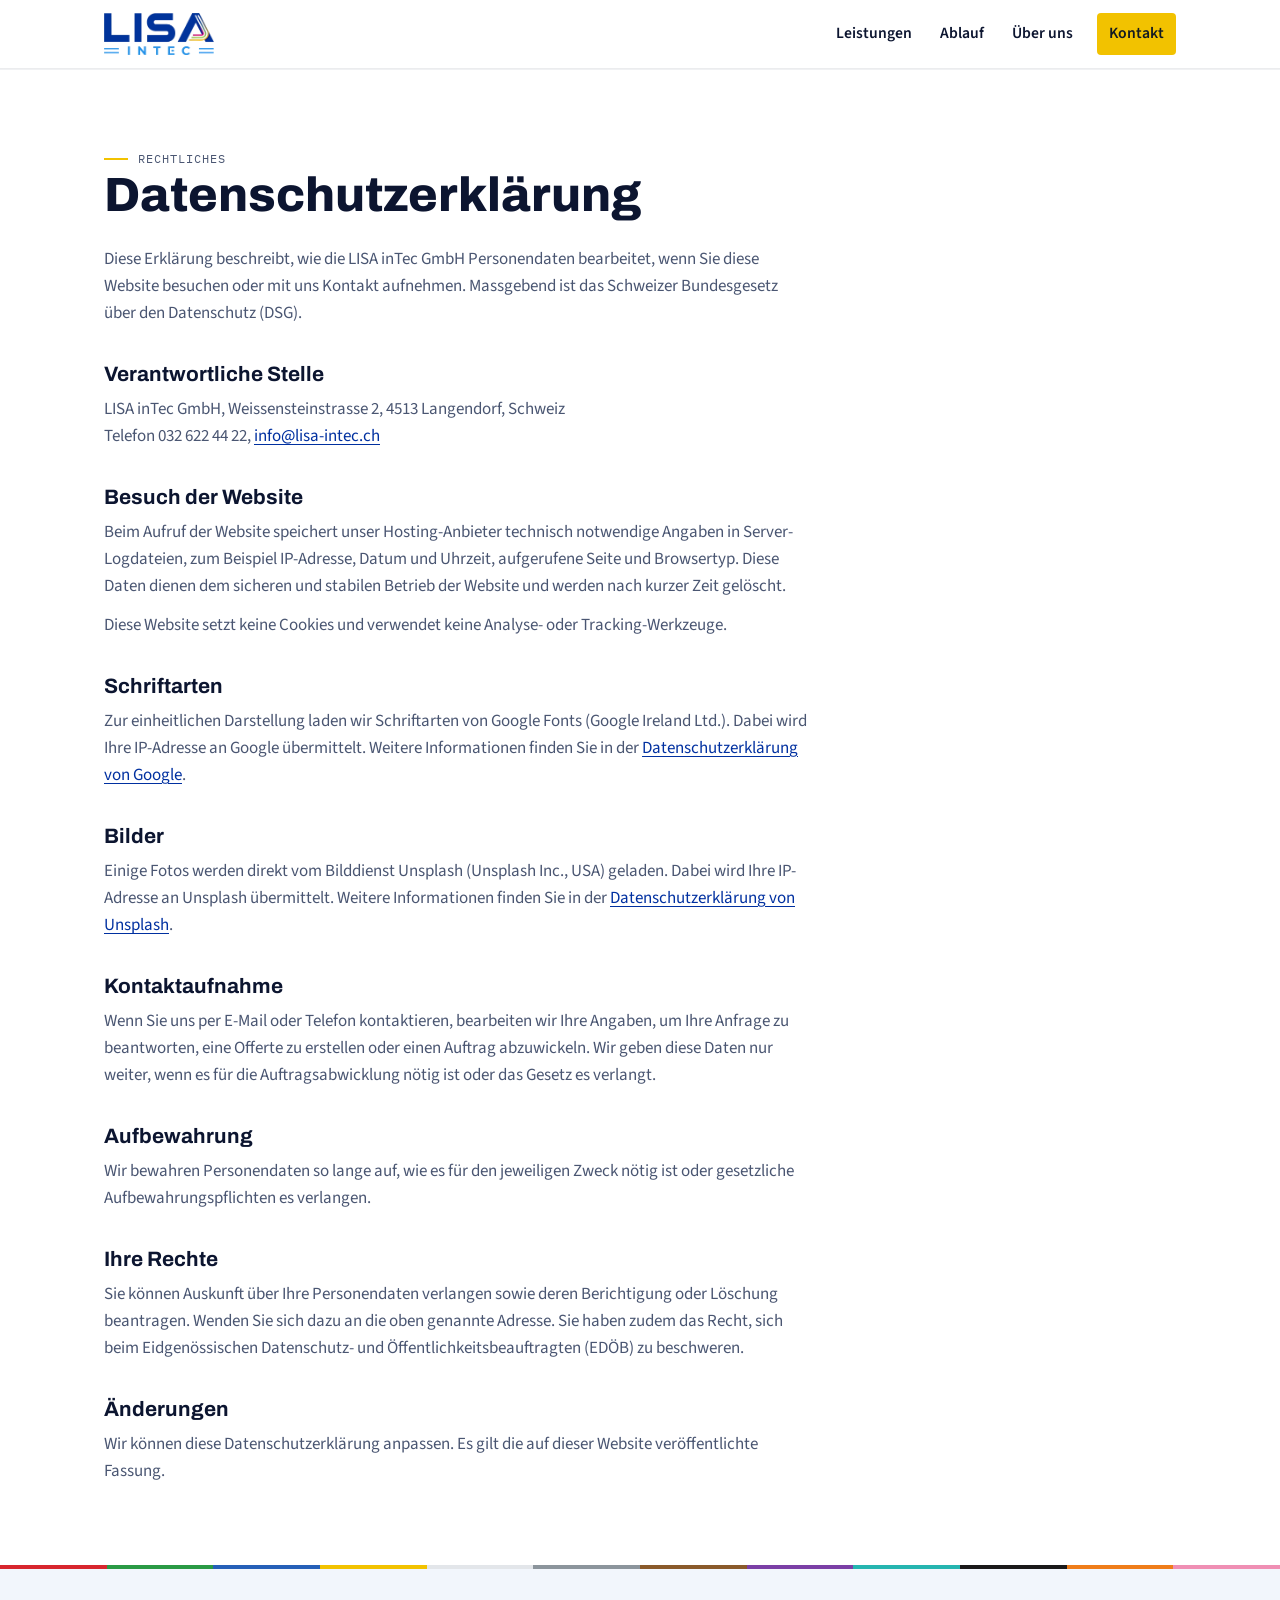
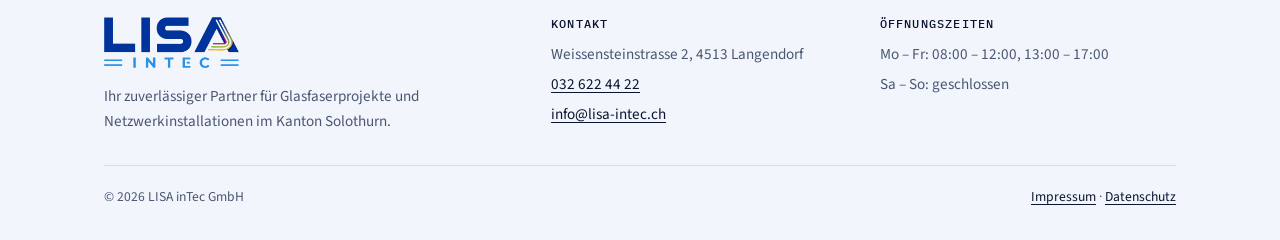
<file: datenschutz.html>
<!doctype html>
<html lang="de-CH">
<head>
<meta charset="utf-8">
<meta name="viewport" content="width=device-width, initial-scale=1, viewport-fit=cover">
<title>Datenschutzerklärung | LISA inTec GmbH</title>
<meta name="description" content="Datenschutzerklärung der LISA inTec GmbH gemäss Schweizer Datenschutzgesetz (DSG).">
<link rel="canonical" href="https://www.lisa-intec.ch/datenschutz.html">
<meta name="theme-color" content="#ffffff">
<link rel="icon" href="assets/favicon.png" type="image/png">
<link rel="apple-touch-icon" href="assets/apple-touch-icon.png">
<link rel="preconnect" href="https://fonts.googleapis.com">
<link rel="preconnect" href="https://fonts.gstatic.com" crossorigin>
<link rel="stylesheet" href="https://fonts.googleapis.com/css2?family=Archivo:wdth,wght@75..125,500..900&family=IBM+Plex+Mono:wght@400;500&family=Source+Sans+3:wght@400;600;700&display=swap">
<link rel="stylesheet" href="assets/styles.css">
</head>
<body>
<a class="skip" href="index.html#inhalt">Zum Inhalt springen</a>

<header class="site-header">
  <div class="wrap">
    <a class="brand" href="index.html#top" aria-label="LISA inTec GmbH, zur Startseite">
      <img class="brand-logo" src="assets/logo.png" alt="LISA inTec GmbH" width="500" height="189">
    </a>
    <button class="menu-btn" type="button" aria-expanded="false" aria-controls="nav">Menü</button>
    <nav class="nav" id="nav" aria-label="Hauptnavigation">
      <a href="index.html#leistungen">Leistungen</a>
      <a href="index.html#ablauf">Ablauf</a>
      <a href="index.html#ueber-uns">Über uns</a>
      <a class="nav-cta" href="index.html#kontakt">Kontakt</a>
    </nav>
  </div>
</header>

<main id="inhalt" class="legal-page"><div class="wrap"><div class="prose">
<p class="eyebrow">Rechtliches</p>
<h1>Datenschutzerklärung</h1>
<p>Diese Erklärung beschreibt, wie die LISA inTec GmbH Personendaten bearbeitet, wenn Sie diese Website besuchen oder mit uns Kontakt aufnehmen. Massgebend ist das Schweizer Bundesgesetz über den Datenschutz (DSG).</p>
<h2>Verantwortliche Stelle</h2>
<p>LISA inTec GmbH, Weissensteinstrasse 2, 4513 Langendorf, Schweiz<br>Telefon 032 622 44 22, <a href="mailto:info@lisa-intec.ch">info@lisa-intec.ch</a></p>
<h2>Besuch der Website</h2>
<p>Beim Aufruf der Website speichert unser Hosting-Anbieter technisch notwendige Angaben in Server-Logdateien, zum Beispiel IP-Adresse, Datum und Uhrzeit, aufgerufene Seite und Browsertyp. Diese Daten dienen dem sicheren und stabilen Betrieb der Website und werden nach kurzer Zeit gelöscht.</p>
<p>Diese Website setzt keine Cookies und verwendet keine Analyse- oder Tracking-Werkzeuge.</p>
<h2>Schriftarten</h2>
<p>Zur einheitlichen Darstellung laden wir Schriftarten von Google Fonts (Google Ireland Ltd.). Dabei wird Ihre IP-Adresse an Google übermittelt. Weitere Informationen finden Sie in der <a href="https://policies.google.com/privacy" target="_blank" rel="noopener">Datenschutzerklärung von Google</a>.</p>
<h2>Bilder</h2>
<p>Einige Fotos werden direkt vom Bilddienst Unsplash (Unsplash Inc., USA) geladen. Dabei wird Ihre IP-Adresse an Unsplash übermittelt. Weitere Informationen finden Sie in der <a href="https://unsplash.com/privacy" target="_blank" rel="noopener">Datenschutzerklärung von Unsplash</a>.</p>
<h2>Kontaktaufnahme</h2>
<p>Wenn Sie uns per E-Mail oder Telefon kontaktieren, bearbeiten wir Ihre Angaben, um Ihre Anfrage zu beantworten, eine Offerte zu erstellen oder einen Auftrag abzuwickeln. Wir geben diese Daten nur weiter, wenn es für die Auftragsabwicklung nötig ist oder das Gesetz es verlangt.</p>
<h2>Aufbewahrung</h2>
<p>Wir bewahren Personendaten so lange auf, wie es für den jeweiligen Zweck nötig ist oder gesetzliche Aufbewahrungspflichten es verlangen.</p>
<h2>Ihre Rechte</h2>
<p>Sie können Auskunft über Ihre Personendaten verlangen sowie deren Berichtigung oder Löschung beantragen. Wenden Sie sich dazu an die oben genannte Adresse. Sie haben zudem das Recht, sich beim Eidgenössischen Datenschutz- und Öffentlichkeitsbeauftragten (EDÖB) zu beschweren.</p>
<h2>Änderungen</h2>
<p>Wir können diese Datenschutzerklärung anpassen. Es gilt die auf dieser Website veröffentlichte Fassung.</p>
</div></div></main>
<footer class="site-footer">
  <div class="fibercode" aria-hidden="true"><span class="fc1"></span><span class="fc2"></span><span class="fc3"></span><span class="fc4"></span><span class="fc5"></span><span class="fc6"></span><span class="fc7"></span><span class="fc8"></span><span class="fc9"></span><span class="fc10"></span><span class="fc11"></span><span class="fc12"></span></div>
  <div class="wrap">
    <div>
      <a class="brand" href="index.html" aria-label="LISA inTec GmbH, nach oben">
        <img class="brand-logo" src="assets/logo.png" alt="LISA inTec GmbH" width="500" height="189">
      </a>
      <p>Ihr zuverlässiger Partner für Glasfaserprojekte und Netzwerkinstallationen im Kanton Solothurn.</p>
    </div>
    <div>
      <h2>Kontakt</h2>
      <ul>
        <li>Weissensteinstrasse 2, 4513 Langendorf</li>
        <li><a href="tel:+41326224422">032 622 44 22</a></li>
        <li><a href="mailto:info@lisa-intec.ch">info@lisa-intec.ch</a></li>
      </ul>
    </div>
    <div>
      <h2>Öffnungszeiten</h2>
      <ul>
        <li>Mo – Fr: 08:00 – 12:00, 13:00 – 17:00</li>
        <li>Sa – So: geschlossen</li>
      </ul>
    </div>
    <div class="legal">
      <span>© <span id="year">2026</span> LISA inTec GmbH</span>
      <span><a href="impressum.html">Impressum</a> · <a href="datenschutz.html">Datenschutz</a></span>
    </div>
  </div>
</footer>

<script src="assets/main.js" defer></script>
</body>
</html>
</file>
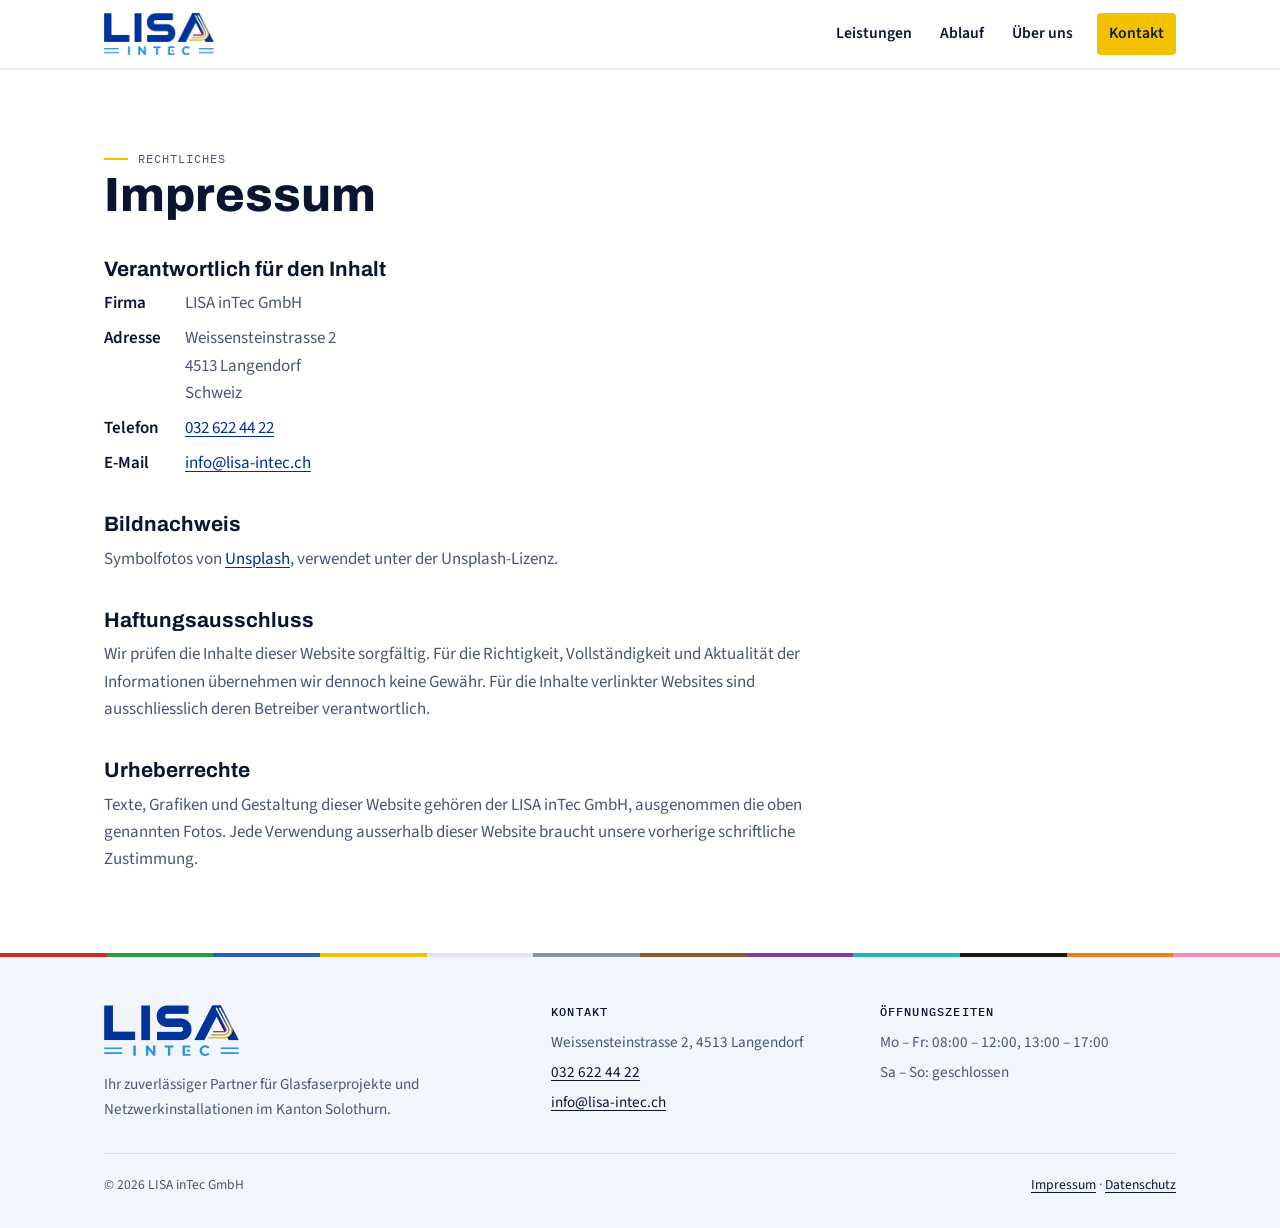
<file: impressum.html>
<!doctype html>
<html lang="de-CH">
<head>
<meta charset="utf-8">
<meta name="viewport" content="width=device-width, initial-scale=1, viewport-fit=cover">
<title>Impressum | LISA inTec GmbH</title>
<meta name="description" content="Impressum der LISA inTec GmbH, Langendorf.">
<link rel="canonical" href="https://www.lisa-intec.ch/impressum.html">
<meta name="theme-color" content="#ffffff">
<link rel="icon" href="assets/favicon.png" type="image/png">
<link rel="apple-touch-icon" href="assets/apple-touch-icon.png">
<link rel="preconnect" href="https://fonts.googleapis.com">
<link rel="preconnect" href="https://fonts.gstatic.com" crossorigin>
<link rel="stylesheet" href="https://fonts.googleapis.com/css2?family=Archivo:wdth,wght@75..125,500..900&family=IBM+Plex+Mono:wght@400;500&family=Source+Sans+3:wght@400;600;700&display=swap">
<link rel="stylesheet" href="assets/styles.css">
</head>
<body>
<a class="skip" href="index.html#inhalt">Zum Inhalt springen</a>

<header class="site-header">
  <div class="wrap">
    <a class="brand" href="index.html#top" aria-label="LISA inTec GmbH, zur Startseite">
      <img class="brand-logo" src="assets/logo.png" alt="LISA inTec GmbH" width="500" height="189">
    </a>
    <button class="menu-btn" type="button" aria-expanded="false" aria-controls="nav">Menü</button>
    <nav class="nav" id="nav" aria-label="Hauptnavigation">
      <a href="index.html#leistungen">Leistungen</a>
      <a href="index.html#ablauf">Ablauf</a>
      <a href="index.html#ueber-uns">Über uns</a>
      <a class="nav-cta" href="index.html#kontakt">Kontakt</a>
    </nav>
  </div>
</header>

<main id="inhalt" class="legal-page"><div class="wrap"><div class="prose">
<p class="eyebrow">Rechtliches</p>
<h1>Impressum</h1>
<h2>Verantwortlich für den Inhalt</h2>
<dl>
  <dt>Firma</dt><dd>LISA inTec GmbH</dd>
  <dt>Adresse</dt><dd>Weissensteinstrasse 2<br>4513 Langendorf<br>Schweiz</dd>
  <dt>Telefon</dt><dd><a href="tel:+41326224422">032 622 44 22</a></dd>
  <dt>E-Mail</dt><dd><a href="mailto:info@lisa-intec.ch">info@lisa-intec.ch</a></dd>
  <!-- Bitte ergänzen: UID-Nummer (CHE-xxx.xxx.xxx) und vertretungsberechtigte Person(en) gemäss Handelsregister -->
</dl>
<h2>Bildnachweis</h2>
<p>Symbolfotos von <a href="https://unsplash.com/" target="_blank" rel="noopener">Unsplash</a>, verwendet unter der Unsplash-Lizenz.</p>
<h2>Haftungsausschluss</h2>
<p>Wir prüfen die Inhalte dieser Website sorgfältig. Für die Richtigkeit, Vollständigkeit und Aktualität der Informationen übernehmen wir dennoch keine Gewähr. Für die Inhalte verlinkter Websites sind ausschliesslich deren Betreiber verantwortlich.</p>
<h2>Urheberrechte</h2>
<p>Texte, Grafiken und Gestaltung dieser Website gehören der LISA inTec GmbH, ausgenommen die oben genannten Fotos. Jede Verwendung ausserhalb dieser Website braucht unsere vorherige schriftliche Zustimmung.</p>
</div></div></main>
<footer class="site-footer">
  <div class="fibercode" aria-hidden="true"><span class="fc1"></span><span class="fc2"></span><span class="fc3"></span><span class="fc4"></span><span class="fc5"></span><span class="fc6"></span><span class="fc7"></span><span class="fc8"></span><span class="fc9"></span><span class="fc10"></span><span class="fc11"></span><span class="fc12"></span></div>
  <div class="wrap">
    <div>
      <a class="brand" href="index.html" aria-label="LISA inTec GmbH, nach oben">
        <img class="brand-logo" src="assets/logo.png" alt="LISA inTec GmbH" width="500" height="189">
      </a>
      <p>Ihr zuverlässiger Partner für Glasfaserprojekte und Netzwerkinstallationen im Kanton Solothurn.</p>
    </div>
    <div>
      <h2>Kontakt</h2>
      <ul>
        <li>Weissensteinstrasse 2, 4513 Langendorf</li>
        <li><a href="tel:+41326224422">032 622 44 22</a></li>
        <li><a href="mailto:info@lisa-intec.ch">info@lisa-intec.ch</a></li>
      </ul>
    </div>
    <div>
      <h2>Öffnungszeiten</h2>
      <ul>
        <li>Mo – Fr: 08:00 – 12:00, 13:00 – 17:00</li>
        <li>Sa – So: geschlossen</li>
      </ul>
    </div>
    <div class="legal">
      <span>© <span id="year">2026</span> LISA inTec GmbH</span>
      <span><a href="impressum.html">Impressum</a> · <a href="datenschutz.html">Datenschutz</a></span>
    </div>
  </div>
</footer>

<script src="assets/main.js" defer></script>
</body>
</html>
</file>
<file: assets/styles.css>
/* LISA inTec – Layout: dunkler Hero mit Faser-Animation, danach helle, ruhige Raster-Abschnitte.
   Signatur: der 12-Farben-Faserkode (IEC 60304) als Leitelement. */
:root {
  --bg: #ffffff;
  --surface: #ffffff;
  --ink: #0c1530;
  --muted: #4a5672;
  --line: #d8dde9;
  --accent: #f2c200;          /* OS2-Kabelmantel-Gelb */
  --accent-ink: #121a22;      /* Text auf Gelb */
  --link: #0030a0;             /* Logo-Dunkelblau */
  --apc: #1f8a4c;             /* SC/APC-Steckergrün */
  --hero-bg: #ffffff;
  --tint: #f2f6fc;             /* zartes Markenblau für abgesetzte Flächen */
  --navy: #061536;             /* Bildschirm-Grafiken */
  --hero-ink: #0c1530;
  --hero-muted: #4a5672;
  --font-display: "Archivo", "Arial Narrow", "Helvetica Neue", Arial, sans-serif;
  --font-body: "Source Sans 3", "Segoe UI", system-ui, -apple-system, sans-serif;
  --font-mono: "IBM Plex Mono", ui-monospace, "SFMono-Regular", Menlo, Consolas, monospace;
  --wrap: 72rem;
  --gutter: clamp(1rem, 4vw, 2.5rem);
  --radius: 4px;
  color-scheme: light;
}

*, *::before, *::after { box-sizing: border-box; }
html { scroll-behavior: smooth; scroll-padding-top: 5rem; }
body {
  margin: 0; background: var(--bg); color: var(--ink);
  font-family: var(--font-body); font-size: 1.0625rem; line-height: 1.6;
  -webkit-font-smoothing: antialiased;
}
img, svg, canvas { max-width: 100%; }
a { color: var(--link); text-underline-offset: 3px; }
a:hover { text-decoration-thickness: 2px; }
:focus-visible { outline: 3px solid var(--accent); outline-offset: 3px; border-radius: 2px; }
h1, h2, h3 { font-family: var(--font-display); line-height: 1.1; text-wrap: balance; margin: 0; }
p { margin: 0; }
.wrap { max-width: var(--wrap); margin-inline: auto; padding-inline: var(--gutter); }
.skip { position: absolute; left: -999px; top: 0; background: var(--accent); color: var(--accent-ink); padding: .5rem 1rem; z-index: 100; }
.skip:focus { left: 1rem; top: 1rem; }
.eyebrow {
  font-family: var(--font-mono); font-size: .78rem; letter-spacing: .08em; text-transform: uppercase;
  color: var(--muted); display: flex; align-items: center; gap: .6rem;
}
.eyebrow::before { content: ""; width: 1.5rem; height: 2px; background: var(--accent); }

/* Faserkode-Streifen */
.fibercode { display: flex; height: 4px; width: 100%; }
.fibercode span { flex: 1; }
.fc1{background:#d7262e}.fc2{background:#2a9a45}.fc3{background:#2560b8}.fc4{background:#f2c200}
.fc5{background:#e3e6ea}.fc6{background:#8c959c}.fc7{background:#8a5a2b}.fc8{background:#7b3fa6}
.fc9{background:#25b5b0}.fc10{background:#1a1a1a}.fc11{background:#ef7d1a}.fc12{background:#ef8fb4}

/* Header */
.site-header {
  position: sticky; top: env(safe-area-inset-top, 0px); z-index: 50;
  background: color-mix(in srgb, var(--hero-bg) 92%, transparent);
  backdrop-filter: blur(10px); -webkit-backdrop-filter: blur(10px);
  color: var(--hero-ink); border-bottom: 1px solid rgba(12,21,48,.08);
}
.site-header .wrap { display: flex; align-items: center; justify-content: space-between; gap: 1rem; min-height: 4.25rem; }
.brand { display: inline-flex; align-items: center; gap: .65rem; color: inherit; text-decoration: none; }
.brand-logo { height: 2.6rem; width: auto; display: block; }
.site-footer .brand-logo { height: 3.2rem; }
.brand-name { font-family: var(--font-display); font-weight: 800; font-size: 1.25rem; letter-spacing: -.01em; line-height: 1; }
.brand-name small { display: block; font-family: var(--font-mono); font-weight: 400; font-size: .62rem; letter-spacing: .14em; text-transform: uppercase; color: var(--hero-muted); margin-top: .25rem; }
.nav { display: flex; align-items: center; gap: .25rem; }
.nav a { color: var(--hero-ink); text-decoration: none; padding: .5rem .75rem; border-radius: var(--radius); font-weight: 600; font-size: .98rem; }
.nav a:hover { background: rgba(12,21,48,.08); }
.nav .nav-cta { background: var(--accent); color: var(--accent-ink); margin-left: .5rem; }
.nav .nav-cta:hover { background: var(--accent); filter: brightness(1.06); }
.menu-btn { display: none; background: none; border: 1px solid rgba(12,21,48,.25); color: var(--hero-ink); border-radius: var(--radius); padding: .45rem .7rem; font: 600 .95rem var(--font-body); cursor: pointer; }
@media (max-width: 52rem) {
  .menu-btn { display: inline-flex; }
  .nav { display: none; position: absolute; left: 0; right: 0; top: 100%; flex-direction: column; align-items: stretch;
    background: var(--hero-bg); padding: .5rem var(--gutter) 1rem; border-bottom: 1px solid rgba(12,21,48,.1); }
  .nav.open { display: flex; }
  .nav a { padding: .8rem .5rem; }
  .nav .nav-cta { margin: .5rem 0 0; text-align: center; }
}

/* Hero */
.hero { position: relative; background: var(--hero-bg); color: var(--hero-ink); overflow: hidden; isolation: isolate; }
.hero canvas { position: absolute; inset: 0; width: 100%; height: 100%; z-index: -1; }
.hero::after { content: ""; position: absolute; inset: 0; z-index: -1;
  background: linear-gradient(90deg, var(--hero-bg) 0%, color-mix(in srgb, var(--hero-bg) 80%, transparent) 45%, transparent 80%); }
.hero .wrap { padding-block: clamp(4rem, 10vw, 7.5rem) clamp(3.5rem, 8vw, 6rem); }
.hero-copy { max-width: 40rem; display: grid; gap: 1.5rem; }
.hero .eyebrow { color: var(--hero-muted); }
.hero h1 { font-size: clamp(2.4rem, 6vw, 4.4rem); font-weight: 800; letter-spacing: -.025em; font-stretch: 90%; }
.hero h1 em { font-style: normal; color: var(--accent); }
.hero .lead { font-size: clamp(1.1rem, 1.6vw, 1.3rem); color: var(--hero-muted); max-width: 34rem; }
.hero-actions { display: flex; flex-wrap: wrap; gap: .75rem; margin-top: .5rem; }
.btn { display: inline-flex; align-items: center; gap: .55rem; padding: .85rem 1.3rem; border-radius: var(--radius);
  font: 700 1rem var(--font-body); text-decoration: none; border: 2px solid transparent; cursor: pointer; }
.btn-primary { background: var(--accent); color: var(--accent-ink); }
.btn-primary:hover { filter: brightness(1.06); }
.btn-ghost { border-color: rgba(12,21,48,.3); color: var(--hero-ink); }
.btn-ghost:hover { border-color: var(--hero-ink); }
.btn svg { width: 1.1rem; height: 1.1rem; }

/* Kennzahlen-Leiste */
.facts { background: var(--surface); border-bottom: 1px solid var(--line); }
.facts ul { list-style: none; margin: 0; display: grid; grid-template-columns: repeat(4, 1fr); }
.facts li { padding: 1.4rem 1.25rem; border-left: 1px solid var(--line); display: grid; gap: .2rem; min-width: 0; }
.facts li:first-child { border-left: 0; padding-left: 0; }
.facts strong { font-family: var(--font-display); font-size: 1.5rem; font-weight: 800; line-height: 1.15; }
.facts span { color: var(--muted); font-size: .95rem; }
@media (max-width: 52rem) {
  .facts ul { grid-template-columns: repeat(2, 1fr); }
  .facts li:nth-child(3) { border-left: 0; padding-left: 0; }
  .facts li:nth-child(n+3) { border-top: 1px solid var(--line); }
}

/* Abschnitte */
.section { padding-block: clamp(4rem, 9vw, 6.5rem); }
.section-head { display: grid; gap: 1rem; max-width: 44rem; margin-bottom: clamp(2rem, 5vw, 3.25rem); }
.section-head h2 { font-size: clamp(1.9rem, 4vw, 2.9rem); font-weight: 800; letter-spacing: -.02em; }
.section-head p { color: var(--muted); font-size: 1.12rem; }

/* Leistungen */
.services { display: grid; grid-template-columns: repeat(6, 1fr); gap: 1.25rem; }
.service { grid-column: span 2; background: var(--surface); border: 1px solid var(--line); border-radius: var(--radius);
  padding: 1.75rem; display: grid; gap: 1rem; align-content: start; min-width: 0; }
.service.wide { grid-column: span 3; }
.service.feature { grid-column: span 6; grid-template-columns: 1fr 1.3fr; gap: 2rem; border-top: 4px solid var(--accent); }
.service-icon { width: 2.75rem; height: 2.75rem; color: var(--ink); }
.service h3 { font-size: 1.35rem; font-weight: 750; }
.service p { color: var(--muted); }
.ticks { list-style: none; margin: 0; padding: 0; display: grid; gap: .5rem; }
.ticks li { position: relative; padding-left: 1.6rem; }
.ticks li::before { content: ""; position: absolute; left: 0; top: .62em; width: .8rem; height: 2px; background: var(--apc); }
.feature .ticks { grid-template-columns: 1fr 1fr; column-gap: 1.5rem; align-content: start; }
.tag { font-family: var(--font-mono); font-size: .75rem; letter-spacing: .06em; color: var(--muted); }
@media (max-width: 60rem) {
  .service, .service.wide { grid-column: span 3; }
  .service.feature { grid-column: span 6; grid-template-columns: 1fr; }
}
@media (max-width: 40rem) {
  .service, .service.wide, .service.feature { grid-column: span 6; }
  .feature .ticks { grid-template-columns: 1fr; }
}

/* Zielgruppen */
.audience { background: var(--surface); border-block: 1px solid var(--line); }
.audience-grid { display: grid; grid-template-columns: 1fr 1.6fr; gap: clamp(2rem, 5vw, 4rem); align-items: start; }
.audience-list { list-style: none; margin: 0; padding: 0; display: grid; grid-template-columns: repeat(auto-fit, minmax(13rem, 1fr)); gap: 0; border-top: 1px solid var(--line); }
.audience-list li { padding: 1.1rem 0; border-bottom: 1px solid var(--line); display: grid; gap: .2rem; padding-right: 1rem; }
.audience-list strong { font-family: var(--font-display); font-size: 1.15rem; }
.audience-list span { color: var(--muted); font-size: .97rem; }
@media (max-width: 52rem) { .audience-grid { grid-template-columns: 1fr; } }

/* Ablauf */
.steps { list-style: none; margin: 0; padding: 0; display: grid; grid-template-columns: repeat(5, 1fr); gap: 0; counter-reset: step; position: relative; }
.steps li { counter-increment: step; padding: 2.5rem 1.25rem 0 0; position: relative; display: grid; gap: .5rem; align-content: start; min-width: 0; }
.steps li::before { content: counter(step, decimal-leading-zero); position: absolute; top: 0; left: 0;
  font-family: var(--font-mono); font-size: .8rem; color: var(--muted); background: var(--bg); padding-right: .6rem; z-index: 1; }
.steps::before { content: ""; position: absolute; left: 0; right: 0; top: .6rem; height: 2px;
  background: linear-gradient(90deg, #d7262e, #2a9a45, #2560b8, #f2c200, #8c959c); opacity: .85; }
.steps h3 { font-size: 1.12rem; font-weight: 750; }
.steps p { color: var(--muted); font-size: .97rem; }
@media (max-width: 60rem) {
  .steps { grid-template-columns: 1fr; gap: 1.5rem; padding-left: 1.5rem; }
  .steps::before { left: .3rem; right: auto; top: 0; bottom: 0; width: 2px; height: auto;
    background: linear-gradient(180deg, #d7262e, #2a9a45, #2560b8, #f2c200, #8c959c); }
  .steps li { padding: 0 0 0 1.25rem; }
  .steps li::before { position: static; background: none; padding: 0; }
}

/* Über uns */
.about { background: var(--tint); color: var(--hero-ink); }
.about .eyebrow { color: var(--hero-muted); }
.about-grid { display: grid; grid-template-columns: 1.1fr 1fr; gap: clamp(2rem, 6vw, 5rem); align-items: center; }
.about h2 { font-size: clamp(1.9rem, 4vw, 2.9rem); font-weight: 800; letter-spacing: -.02em; margin-block: 1rem 1.25rem; }
.about p { color: var(--hero-muted); max-width: 36rem; }
.about p + p { margin-top: 1rem; }
.timeline { list-style: none; margin: 0; padding: 0; display: grid; gap: 0; border-left: 2px solid rgba(12,21,48,.15); }
.timeline li { padding: 0 0 1.75rem 1.5rem; position: relative; }
.timeline li:last-child { padding-bottom: 0; }
.timeline li::before { content: ""; position: absolute; left: -7px; top: .35rem; width: 12px; height: 12px; border-radius: 50%; background: var(--tint); border: 2px solid var(--accent); }
.timeline .when { font-family: var(--font-mono); font-size: .8rem; letter-spacing: .06em; color: var(--link); }
.timeline strong { display: block; font-family: var(--font-display); font-size: 1.2rem; margin-top: .15rem; }
.timeline span { color: var(--hero-muted); }
@media (max-width: 52rem) { .about-grid { grid-template-columns: 1fr; } }

/* Kontakt */
.contact-grid { display: grid; grid-template-columns: 1.2fr 1fr; gap: 1.25rem; }
.card { background: var(--surface); border: 1px solid var(--line); border-radius: var(--radius); padding: clamp(1.5rem, 3vw, 2.25rem); min-width: 0; }
.contact-main { display: grid; gap: 1.5rem; align-content: start; }
.contact-line { display: grid; gap: .15rem; }
.contact-line .label { font-family: var(--font-mono); font-size: .75rem; letter-spacing: .08em; text-transform: uppercase; color: var(--muted); }
.contact-line .value { font-family: var(--font-display); font-size: clamp(1.35rem, 3vw, 1.85rem); font-weight: 800; color: var(--ink); text-decoration: none; overflow-wrap: anywhere; }
.contact-line a.value:hover { color: var(--link); }
.row { display: flex; flex-wrap: wrap; align-items: center; gap: .5rem 1rem; }
.copy { font: 600 .85rem var(--font-body); background: none; border: 1px solid var(--line); color: var(--muted); border-radius: var(--radius); padding: .3rem .65rem; cursor: pointer; }
.copy:hover { color: var(--ink); border-color: var(--ink); }
.hours { width: 100%; border-collapse: collapse; font-variant-numeric: tabular-nums; }
.hours th, .hours td { text-align: left; padding: .6rem 0; border-bottom: 1px solid var(--line); font-weight: 400; }
.hours th { color: var(--muted); padding-right: 1rem; }
.hours td.closed { color: var(--muted); }
.open-now { display: inline-flex; align-items: center; gap: .45rem; font-size: .9rem; font-weight: 600; margin-top: 1rem; }
.open-now::before { content: ""; width: .6rem; height: .6rem; border-radius: 50%; background: var(--muted); }
.open-now.is-open::before { background: var(--apc); box-shadow: 0 0 0 4px color-mix(in srgb, var(--apc) 25%, transparent); }
.prep { margin-top: 1.25rem; }
.prep h3 { font-size: 1.1rem; margin-bottom: .75rem; }
@media (max-width: 52rem) { .contact-grid { grid-template-columns: 1fr; } }

/* Footer */
.site-footer { background: var(--tint); color: var(--hero-muted); font-size: .95rem; }
.site-footer .wrap { display: grid; grid-template-columns: 1.4fr 1fr 1fr; gap: 2rem; padding-block: 3rem 2rem; }
.site-footer h2 { font-family: var(--font-mono); font-size: .75rem; font-weight: 500; letter-spacing: .1em; text-transform: uppercase; color: var(--hero-ink); margin-bottom: .75rem; }
.site-footer a { color: var(--hero-ink); }
.site-footer ul { list-style: none; margin: 0; padding: 0; display: grid; gap: .35rem; }
.site-footer .legal { grid-column: 1 / -1; border-top: 1px solid rgba(12,21,48,.1); padding-top: 1.25rem; display: flex; flex-wrap: wrap; justify-content: space-between; gap: .5rem 1.5rem; font-size: .85rem; }
.site-footer .brand { margin-bottom: 1rem; }
@media (max-width: 52rem) { .site-footer .wrap { grid-template-columns: 1fr; } }

/* Rechtliche Seiten */
.legal-page { padding-block: clamp(3rem, 7vw, 5rem); }
.legal-page .prose { max-width: 44rem; }
.legal-page h1 { font-size: clamp(2rem, 5vw, 3rem); font-weight: 800; margin-bottom: 1.5rem; }
.legal-page h2 { font-size: 1.3rem; margin: 2.25rem 0 .6rem; }
.legal-page p, .legal-page li { color: var(--muted); }
.legal-page p + p { margin-top: .75rem; }
.legal-page dl { display: grid; grid-template-columns: max-content 1fr; gap: .5rem 1.5rem; margin: 0; }
.legal-page dt { font-weight: 600; }
.legal-page dd { margin: 0; color: var(--muted); overflow-wrap: anywhere; }
@media (max-width: 30rem) { .legal-page dl { grid-template-columns: 1fr; } .legal-page dd { margin-bottom: .5rem; } }

@media (prefers-reduced-motion: reduce) {
  html { scroll-behavior: auto; }
  * { transition: none !important; animation: none !important; }
}

/* ---------- Visuelle Highlights ---------- */

/* Scroll-Fortschritt als Lichtleiter im Header */
.progress { position: absolute; left: 0; right: 0; bottom: -1px; height: 2px; pointer-events: none; }
.progress span { display: block; height: 100%; width: 100%; transform-origin: 0 50%; transform: scaleX(var(--p, 0));
  background: linear-gradient(90deg, #2560b8, #25b5b0, #f2c200); box-shadow: 0 0 8px #f2c200; }

/* Laufband mit Fachbegriffen */
.marquee { background: var(--surface); color: var(--link); overflow: hidden; border-block: 1px solid rgba(12,21,48,.08); }
.marquee-track { display: flex; width: max-content; animation: marquee 40s linear infinite; }
.marquee span { font-family: var(--font-display); font-weight: 800; font-stretch: 85%; font-size: clamp(1.1rem, 2.4vw, 1.6rem);
  text-transform: uppercase; letter-spacing: .02em; padding: .85rem 1.25rem; white-space: nowrap; display: inline-flex; align-items: center; gap: 2.5rem; }
.marquee span::after { content: ""; width: .5rem; height: .5rem; border-radius: 50%; background: var(--accent); margin-left: 1.25rem; }
.marquee span:nth-child(3n+2) { color: transparent; -webkit-text-stroke: 1px var(--link); }
.marquee:hover .marquee-track { animation-play-state: paused; }
@keyframes marquee { to { transform: translateX(-50%); } }

/* Leistungskarten: Hover mit Lichtimpuls am oberen Rand */
.service { position: relative; overflow: hidden; transition: transform .25s ease, box-shadow .25s ease, border-color .25s ease; }
.service::before { content: ""; position: absolute; left: 0; top: 0; height: 3px; width: 40%;
  background: linear-gradient(90deg, transparent, var(--accent), transparent); transform: translateX(-120%); }
.service:hover { transform: translateY(-4px); box-shadow: 0 18px 40px -22px color-mix(in srgb, var(--ink) 55%, transparent); border-color: color-mix(in srgb, var(--ink) 25%, var(--line)); }
.service:hover::before { animation: sweep 1.1s ease forwards; }
.service:hover .service-icon { color: var(--link); }
.service-icon { transition: color .25s ease, transform .25s ease; }
.service:hover .service-icon { transform: scale(1.06); }
@keyframes sweep { to { transform: translateX(320%); } }

/* Spleissgerät-Illustration in der Glasfaser-Karte */
.service.feature { grid-template-areas: "vis vis" "text ticks"; }
.service.feature > div { grid-area: text; }
.service.feature > .ticks { grid-area: ticks; }
.splicer { grid-area: vis; margin: -1.75rem -1.75rem .5rem; background: #04102b; position: relative; overflow: hidden; }
.splicer svg { display: block; width: 100%; height: clamp(150px, 22vw, 220px); overflow: visible; }
.splicer .grid path { stroke: #112650; stroke-width: 1; fill: none; }
.splicer .electrode path { fill: #6f7d88; }
.splicer .fiber.left { animation: feedL 6s ease-in-out infinite; }
.splicer .fiber.right { animation: feedR 6s ease-in-out infinite; }
.splicer .arcflash { opacity: 0; transform-origin: 320px 100px; animation: arc 6s ease-out infinite; }
.splicer .beam { opacity: 0; animation: beam 6s linear infinite; }
.splicer figcaption { position: absolute; left: 1rem; bottom: .7rem; display: flex; align-items: center; gap: .5rem;
  font-family: var(--font-mono); font-size: .72rem; letter-spacing: .06em; text-transform: uppercase; color: #9fb0bf; }
.splicer .dot { width: .5rem; height: .5rem; border-radius: 50%; background: #f2c200; animation: blink 1s steps(2) infinite; }
@keyframes feedL { 0%,10% { transform: translateX(-60px); } 35%,100% { transform: translateX(0); } }
@keyframes feedR { 0%,10% { transform: translateX(60px); } 35%,100% { transform: translateX(0); } }
@keyframes arc { 0%,38% { opacity: 0; transform: scale(.4); } 41% { opacity: 1; transform: scale(1.15); } 44% { opacity: .6; transform: scale(.9); } 47% { opacity: 1; transform: scale(1.05); } 55%,100% { opacity: 0; transform: scale(.6); } }
@keyframes beam { 0%,58% { opacity: 0; transform: translateX(0); } 60% { opacity: 1; } 92% { opacity: 1; transform: translateX(1400px); } 93%,100% { opacity: 0; transform: translateX(1400px); } }
@keyframes blink { 50% { opacity: .2; } }
@media (max-width: 60rem) { .service.feature { grid-template-areas: "vis" "text" "ticks"; } }

/* Ablauf: Lichtimpuls entlang der Linie */
.steps::after { content: ""; position: absolute; top: calc(.6rem - 2px); left: 0; width: 6rem; height: 6px; border-radius: 3px;
  background: radial-gradient(closest-side, #fff, #f2c200 40%, transparent); filter: blur(.5px); animation: travel 5s linear infinite; }
@keyframes travel { from { transform: translateX(-6rem); } to { transform: translateX(calc(72rem - 2 * var(--gutter))); } }
.steps li h3 { transition: color .2s; }
.steps li:hover h3 { color: var(--link); }
@media (max-width: 60rem) {
  .steps::after { left: calc(.3rem - 2px); top: 0; width: 6px; height: 4rem; animation: travelY 4s linear infinite;
    background: radial-gradient(closest-side, #fff, #f2c200 40%, transparent); }
  @keyframes travelY { from { transform: translateY(-4rem); } to { transform: translateY(40rem); } }
}
.steps { overflow: hidden; padding-top: 2px; }

/* Messkurve */
.trace { margin: clamp(2.5rem, 6vw, 4rem) 0 0; background: var(--navy); border-radius: var(--radius); padding: 1.25rem 1.25rem .75rem; color: #eef2fb; }
.trace-head { display: flex; flex-wrap: wrap; justify-content: space-between; gap: .5rem; margin-bottom: .5rem; }
.trace .eyebrow { color: #a5b6d6; }
.trace-note { font-family: var(--font-mono); font-size: .72rem; color: #a5b6d6; }
.trace svg { display: block; width: 100%; height: clamp(150px, 26vw, 240px); overflow: visible; }
.trace-grid path { stroke: #142a55; stroke-width: 1; fill: none; vector-effect: non-scaling-stroke; }
.trace-line { fill: none; stroke: #f2c200; stroke-width: 2.5; vector-effect: non-scaling-stroke; stroke-linejoin: round;
  filter: drop-shadow(0 0 4px rgba(242,194,0,.6)); stroke-dasharray: 1; stroke-dashoffset: 0; }
.trace-events circle { fill: #061536; stroke: #25b5b0; stroke-width: 2; vector-effect: non-scaling-stroke; }
.trace-events text, .trace .axis { fill: #9fb0bf; font-family: var(--font-mono); font-size: 13px; }
.trace.armed .trace-line { stroke-dashoffset: 1; }
.trace.armed .trace-events { opacity: 0; }
.trace.drawn .trace-line { transition: stroke-dashoffset 2.4s cubic-bezier(.4,0,.2,1); stroke-dashoffset: 0; }
.trace.drawn .trace-events { opacity: 1; transition: opacity .6s 2s; }

/* Standort-Grafik */
.side-card { display: grid; align-content: start; }
.locator { margin: -.5rem 0 1.25rem; border-bottom: 1px solid var(--line); padding-bottom: 1rem; }
.locator svg { display: block; width: 100%; height: auto; }
.locator .contours path { stroke: var(--line); stroke-width: 1.5; }
.locator .pin { fill: var(--accent); stroke: var(--ink); stroke-width: 2; }
.locator .ping { fill: none; stroke: var(--accent); stroke-width: 2; transform-origin: 150px 88px; animation: ping 2.4s ease-out infinite; }
.locator .ping.p2 { animation-delay: 1.2s; }
.locator .pin-label { fill: var(--ink); font-family: var(--font-display); font-weight: 800; font-size: 15px; }
.locator .pin-sub { fill: var(--muted); font-family: var(--font-body); font-size: 12px; }
@keyframes ping { from { transform: scale(1); opacity: 1; } to { transform: scale(4.5); opacity: 0; } }

/* Einblenden beim Scrollen (nur für Elemente unterhalb des ersten Bildschirms) */
.reveal.armed { opacity: 0; transform: translateY(24px); }
.reveal.shown { opacity: 1; transform: none; transition: opacity .7s ease, transform .7s cubic-bezier(.2,.7,.2,1); }
.reveal.shown > * { animation: rise .6s both; }
.reveal.shown > *:nth-child(2) { animation-delay: .08s; } .reveal.shown > *:nth-child(3) { animation-delay: .16s; }
.reveal.shown > *:nth-child(4) { animation-delay: .24s; } .reveal.shown > *:nth-child(5) { animation-delay: .32s; }
.reveal.shown > *:nth-child(6) { animation-delay: .4s; }
@keyframes rise { from { opacity: 0; transform: translateY(14px); } to { opacity: 1; transform: none; } }

/* Hero: Text-Einstieg */
.hero-copy > * { animation: rise .8s both; }
.hero-copy > *:nth-child(2) { animation-delay: .1s; } .hero-copy > *:nth-child(3) { animation-delay: .2s; } .hero-copy > *:nth-child(4) { animation-delay: .3s; }
.hero h1 em { background: linear-gradient(90deg, var(--link), #2390e6, var(--link)); background-size: 200% 100%;
  -webkit-background-clip: text; background-clip: text; color: transparent; animation: shimmer 6s ease-in-out infinite; }
@keyframes shimmer { 0%,100% { background-position: 0 0; } 50% { background-position: 100% 0; } }

@media (prefers-reduced-motion: reduce) {
  .reveal.armed { opacity: 1; transform: none; }
  .trace.armed .trace-line { stroke-dashoffset: 0; } .trace.armed .trace-events { opacity: 1; }
  .marquee-track { transform: none; }
}

/* ---------- Fotos ---------- */
.mosaic { display: grid; grid-template-columns: repeat(6, 1fr); grid-auto-rows: clamp(9rem, 16vw, 13rem); gap: .75rem; }
.tile { margin: 0; position: relative; overflow: hidden; border-radius: var(--radius); background: var(--navy); min-width: 0; }
.tile img { width: 100%; height: 100%; object-fit: cover; display: block; transition: transform .8s cubic-bezier(.2,.7,.2,1), filter .6s; filter: saturate(.9); }
.tile:hover img { transform: scale(1.06); filter: saturate(1.1); }
.tile::after { content: ""; position: absolute; inset: 0; background: linear-gradient(180deg, transparent 50%, rgba(3,10,28,.85)); pointer-events: none; }
.tile figcaption { position: absolute; left: 1rem; bottom: .85rem; z-index: 1; color: #fff; font-family: var(--font-display); font-weight: 800; font-size: 1.15rem; display: flex; align-items: baseline; gap: .6rem; }
.tile .tag { color: var(--accent); }
.mosaic { grid-template-columns: repeat(4, 1fr); }
.t1 { grid-column: span 2; grid-row: span 2; }
.t2 { grid-column: span 2; }
.t3, .t4 { grid-column: span 1; }
.credit { margin-top: 1rem; font-size: .85rem; color: var(--muted); }
.about-photo { margin: 1.75rem 0 0; border-radius: var(--radius); overflow: hidden; aspect-ratio: 16 / 9; max-width: 100%; background: var(--tint); position: relative; }
.about-photo img { width: 100%; height: 100%; object-fit: cover; display: block; }
.about-photo::after { content: ""; position: absolute; inset: 0; box-shadow: inset 0 0 0 1px rgba(12,21,48,.08); background: linear-gradient(0deg, rgba(6,21,54,.35), transparent 60%); }
@media (max-width: 52rem) {
  .mosaic { grid-template-columns: 1fr 1fr; grid-auto-rows: 10rem; }
  .t1 { grid-column: span 2; grid-row: span 2; }
  .t2 { grid-column: span 2; }
  .t3, .t4 { grid-column: span 1; }
}
@media (max-width: 30rem) { .tile figcaption { font-size: 1rem; left: .75rem; } }

/* Hero-Hintergrundfoto mit Verlauf */
.hero-photo { position: absolute; inset: 0; width: 100%; height: 100%; object-fit: cover; z-index: -3; opacity: .9;
  -webkit-mask-image: linear-gradient(100deg, transparent 15%, #000 65%); mask-image: linear-gradient(100deg, transparent 15%, #000 65%);
  animation: kenburns 30s ease-in-out infinite alternate; }
.hero::before { content: ""; position: absolute; inset: 0; z-index: -2; pointer-events: none;
  background: linear-gradient(0deg, var(--hero-bg) 0%, transparent 35%), radial-gradient(120% 90% at 85% 40%, transparent 30%, var(--hero-bg) 85%); }
@keyframes kenburns { from { transform: scale(1.04); } to { transform: scale(1.14) translateX(-2%); } }
@media (max-width: 52rem) { .hero-photo { opacity: .35; -webkit-mask-image: linear-gradient(180deg, #000 20%, transparent 95%); mask-image: linear-gradient(180deg, #000 20%, transparent 95%); } }

/* Fotos in Leistungskarten */
.service .media { margin: -1.75rem -1.75rem .25rem; aspect-ratio: 16 / 9; max-width: none; overflow: hidden; background: var(--navy); position: relative; }
.service .media img { width: 100%; height: 100%; object-fit: cover; display: block; transition: transform .8s cubic-bezier(.2,.7,.2,1); }
.service .media::after { content: ""; position: absolute; inset: 0; background: linear-gradient(180deg, transparent 55%, color-mix(in srgb, var(--surface) 70%, transparent)); }
.service:hover .media img { transform: scale(1.06); }

/* Abschnitte mit ausgeblendetem Hintergrundfoto */
.has-bg { position: relative; isolation: isolate; overflow: hidden; }
.section-bg { position: absolute; inset: 0; z-index: -1; pointer-events: none; }
.section-bg img { width: 100%; height: 100%; object-fit: cover; opacity: .14; filter: grayscale(.3);
  -webkit-mask-image: linear-gradient(180deg, transparent, #000 35%, #000 65%, transparent); mask-image: linear-gradient(180deg, transparent, #000 35%, #000 65%, transparent); }

/* Heller Look: Kopfzeile weiss mit feiner Linie, Hero-Text auf hellem Grund */
.site-header { box-shadow: 0 1px 0 rgba(12,21,48,.06); }
.nav a:hover { color: var(--link); }
.btn-ghost { color: var(--link); border-color: color-mix(in srgb, var(--link) 35%, transparent); }
.btn-ghost:hover { border-color: var(--link); }
.facts { background: var(--tint); border-top: 1px solid var(--line); }
.service .media::after { background: linear-gradient(180deg, transparent 60%, rgba(255,255,255,.35)); }
</file>
